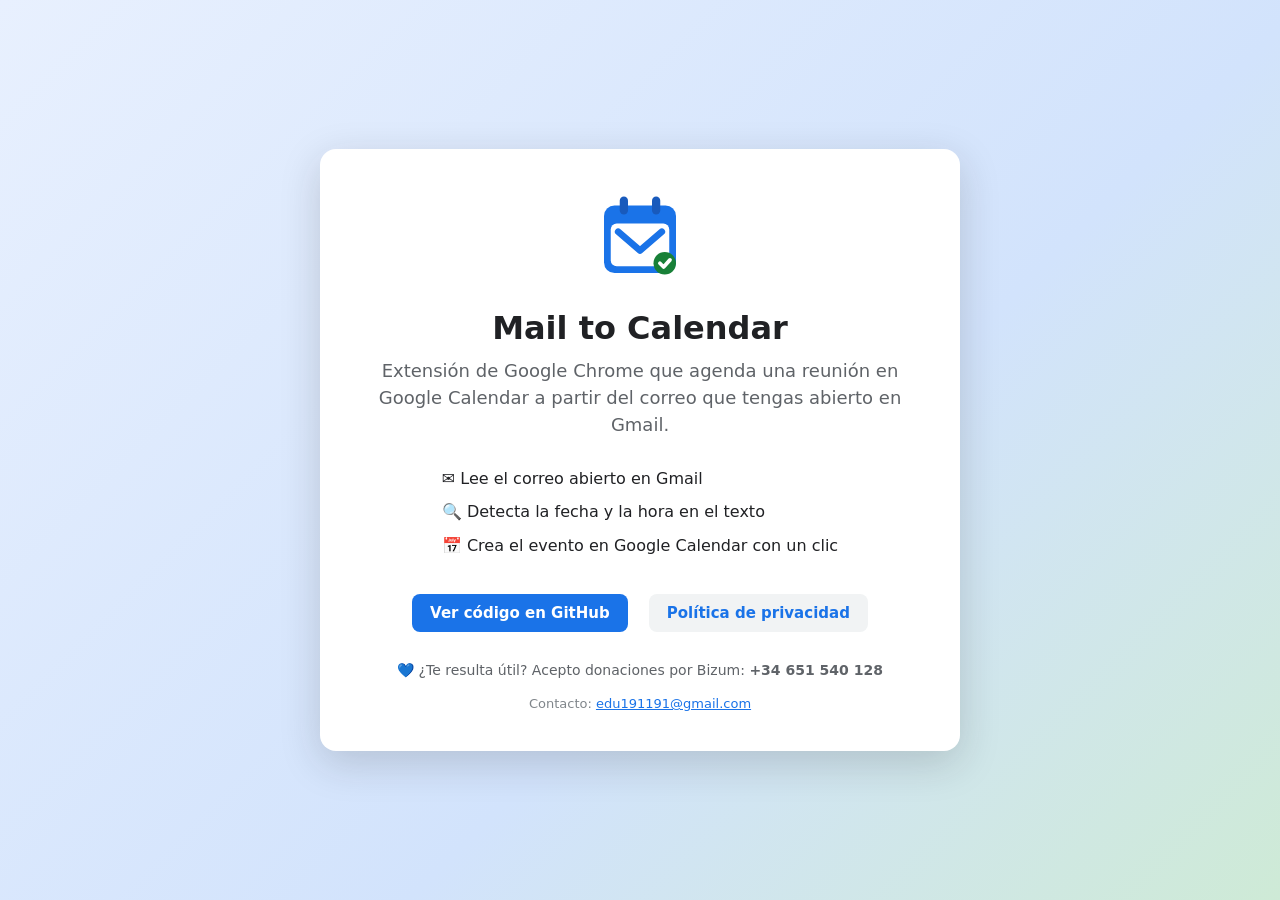
<file: index.html>
<!DOCTYPE html>
<html lang="es">
<head>
  <meta charset="UTF-8" />
  <meta name="viewport" content="width=device-width, initial-scale=1" />
  <title>Mail to Calendar — Extensión de Chrome</title>
  <style>
    * { box-sizing: border-box; margin: 0; }
    body {
      font-family: "Segoe UI", system-ui, sans-serif;
      color: #202124;
      background: linear-gradient(135deg, #e8f0fe 0%, #d2e3fc 60%, #ceead6 100%);
      min-height: 100vh;
      display: flex;
      align-items: center;
      justify-content: center;
      padding: 32px 20px;
    }
    .card {
      max-width: 640px;
      background: #fff;
      border-radius: 16px;
      box-shadow: 0 12px 40px rgba(32, 33, 36, 0.18);
      padding: 40px 44px;
      text-align: center;
    }
    .card img { width: 96px; height: 96px; margin-bottom: 20px; }
    h1 { font-size: 32px; margin-bottom: 10px; }
    .tagline { font-size: 18px; color: #5f6368; line-height: 1.5; margin-bottom: 24px; }
    .steps {
      text-align: left;
      display: inline-block;
      font-size: 16px;
      line-height: 2.1;
      margin-bottom: 28px;
    }
    .links a {
      display: inline-block;
      margin: 4px 8px;
      padding: 10px 18px;
      border-radius: 8px;
      text-decoration: none;
      font-weight: 600;
      font-size: 15px;
    }
    .links a.primary { background: #1a73e8; color: #fff; }
    .links a.secondary { background: #f1f3f4; color: #1a73e8; }
    .donate { margin-top: 26px; font-size: 14px; color: #5f6368; }
    .donate strong { white-space: nowrap; }
    footer { margin-top: 18px; font-size: 13px; color: #80868b; }
    footer a { color: #1a73e8; }
  </style>
</head>
<body>
  <div class="card">
    <img src="icon.svg" alt="Logo de Mail to Calendar" />
    <h1>Mail to Calendar</h1>
    <p class="tagline">
      Extensión de Google Chrome que agenda una reunión en Google Calendar
      a partir del correo que tengas abierto en Gmail.
    </p>

    <div class="steps">
      ✉️ Lee el correo abierto en Gmail<br />
      🔍 Detecta la fecha y la hora en el texto<br />
      📅 Crea el evento en Google Calendar con un clic
    </div>

    <div class="links">
      <a class="primary" href="https://github.com/EduardoAcunaCoronado/mail-to-calendar">Ver código en GitHub</a>
      <a class="secondary" href="privacy-policy.html">Política de privacidad</a>
    </div>

    <p class="donate">💙 ¿Te resulta útil? Acepto donaciones por Bizum: <strong>+34 651 540 128</strong></p>

    <footer>
      Contacto: <a href="mailto:edu191191@gmail.com">edu191191@gmail.com</a>
    </footer>
  </div>
</body>
</html>
</file>
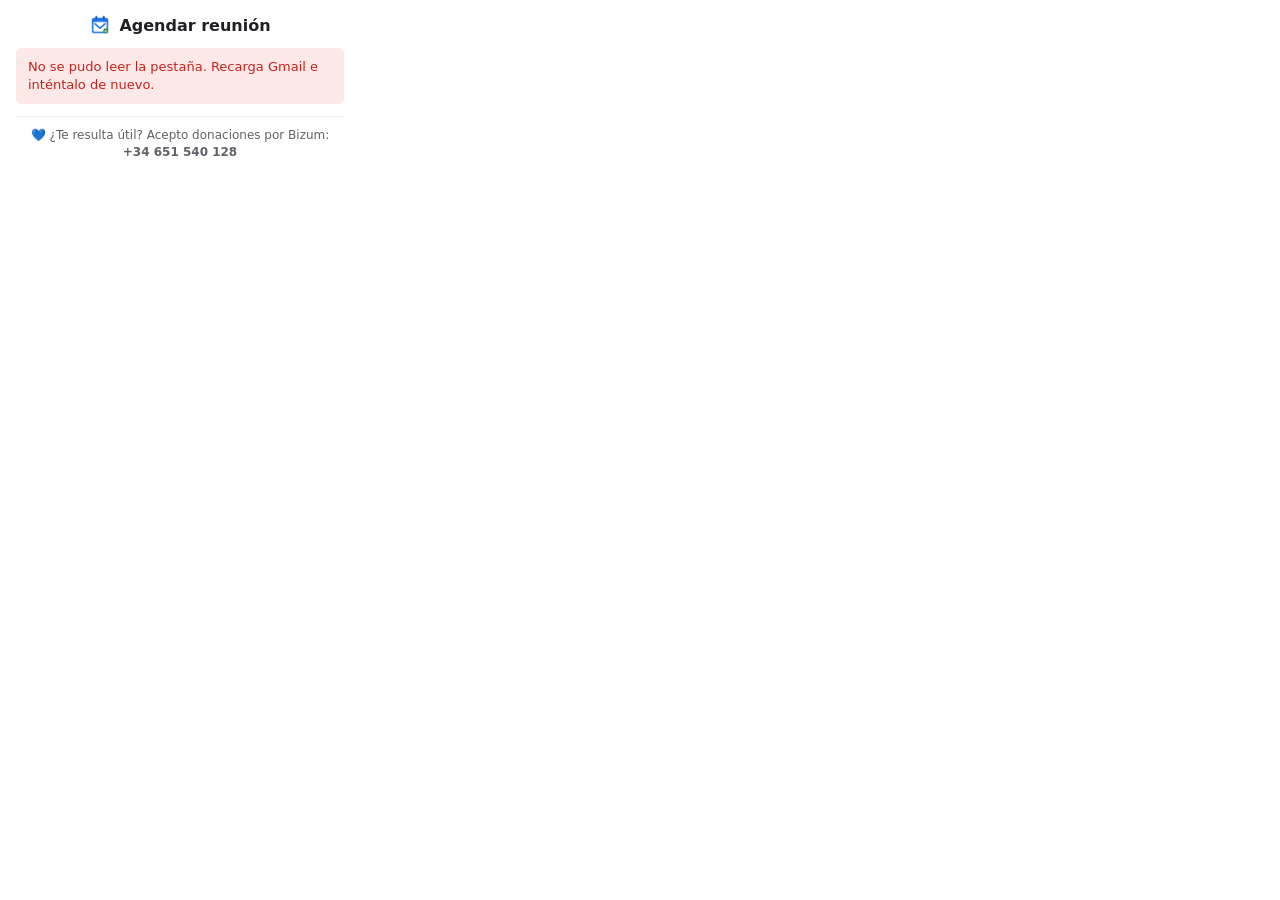
<file: popup.html>
<!DOCTYPE html>
<html lang="es">
<head>
  <meta charset="UTF-8" />
  <title>Agendar reunión</title>
  <link rel="stylesheet" href="popup.css" />
</head>
<body>
  <div id="app">
    <h1><img src="icon48.png" alt="" /> Agendar reunión</h1>

    <div id="status" class="status hidden"></div>

    <form id="form" class="hidden">
      <label>
        Título
        <input type="text" id="title" required />
      </label>

      <div class="row">
        <label>
          Fecha
          <input type="date" id="date" required />
        </label>
        <label>
          Hora
          <input type="time" id="time" required />
        </label>
      </div>

      <div class="row">
        <label>
          Duración
          <select id="duration">
            <option value="30">30 min</option>
            <option value="60" selected>1 hora</option>
            <option value="90">1,5 horas</option>
            <option value="120">2 horas</option>
          </select>
        </label>
      </div>

      <label>
        Invitados (separados por coma)
        <input type="text" id="guests" placeholder="correo@ejemplo.com" />
      </label>

      <label>
        Descripción
        <textarea id="description" rows="4"></textarea>
      </label>

      <p id="hint" class="hint hidden"></p>

      <button type="submit" id="create">Crear evento en Google Calendar</button>
    </form>

    <p class="donate">💙 ¿Te resulta útil? Acepto donaciones por Bizum: <strong>+34 651 540 128</strong></p>
  </div>
  <script src="popup.js"></script>
</body>
</html>
</file>
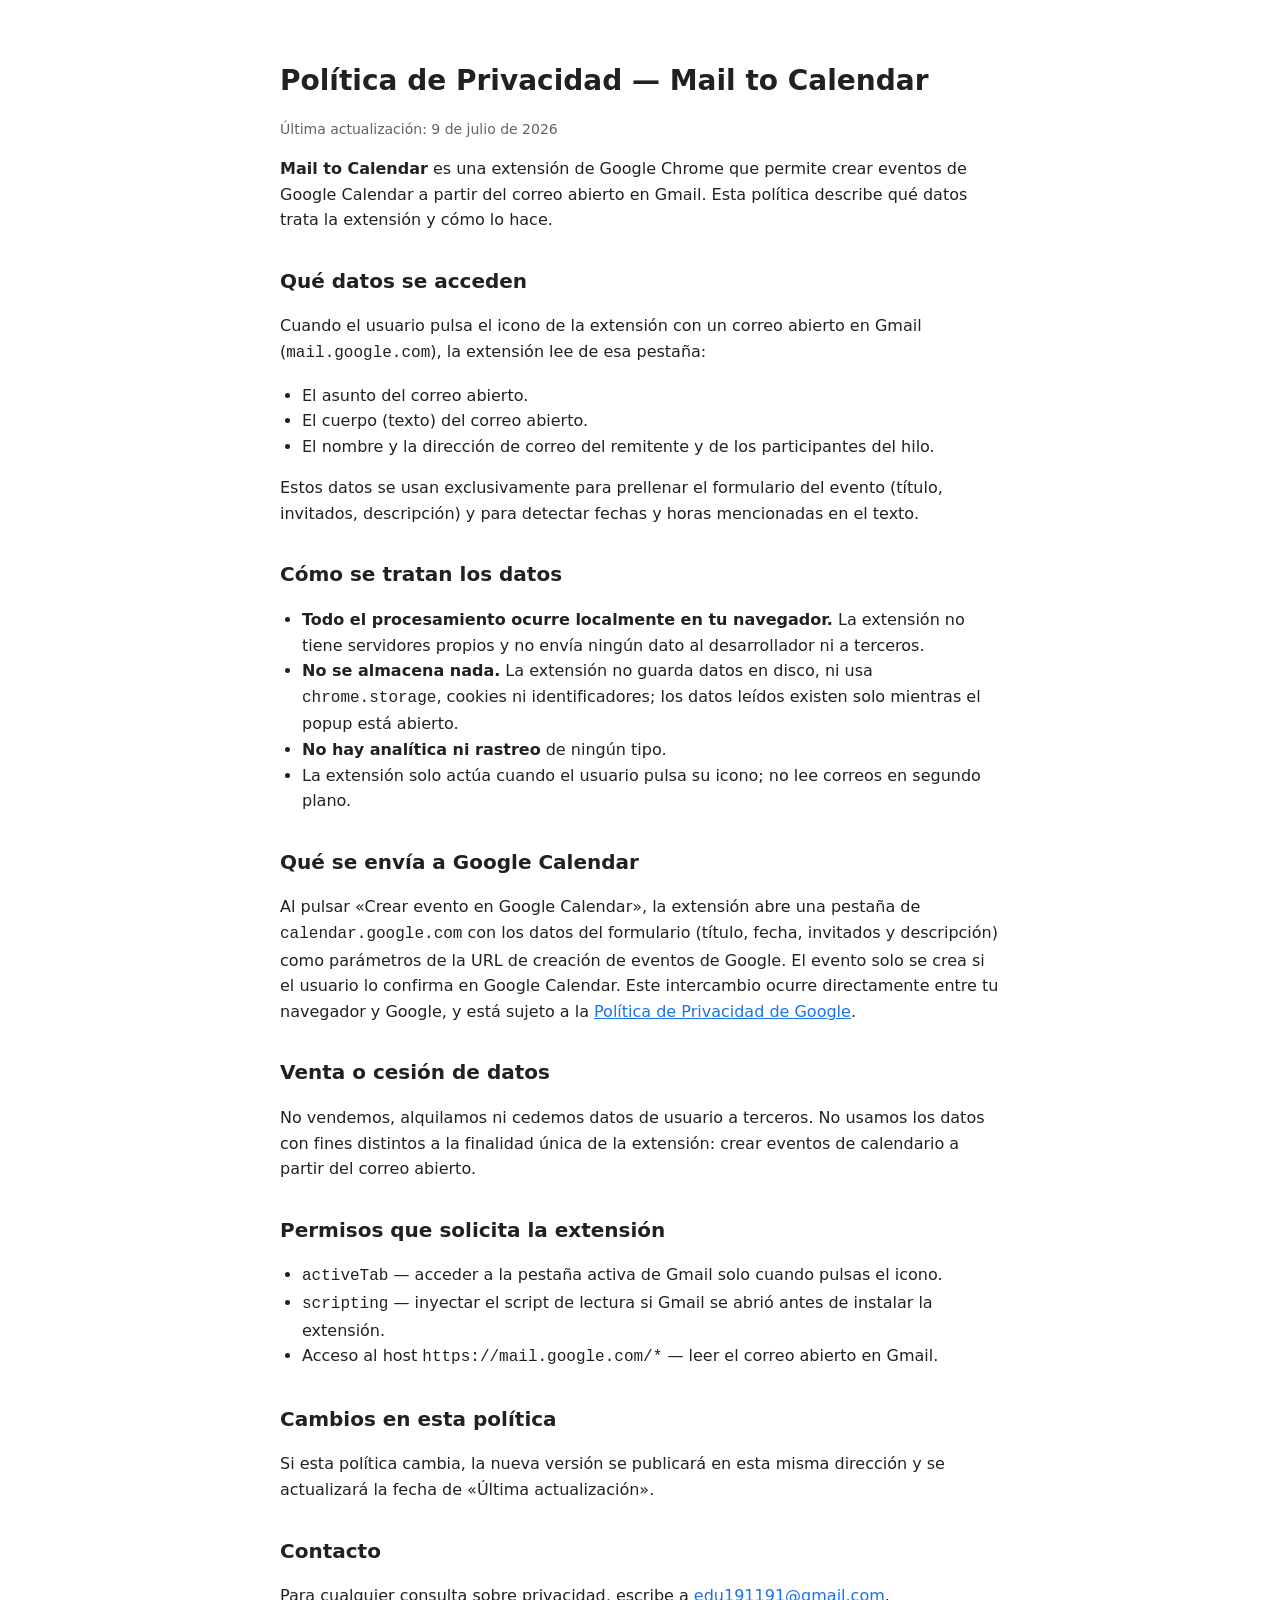
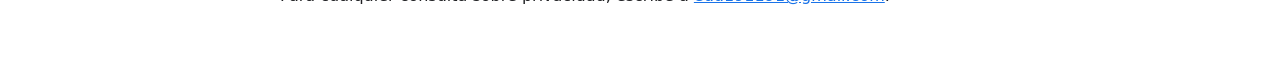
<file: privacy-policy.html>
<!DOCTYPE html>
<html lang="es">
<head>
  <meta charset="UTF-8" />
  <meta name="viewport" content="width=device-width, initial-scale=1" />
  <title>Política de Privacidad — Mail to Calendar</title>
  <style>
    body {
      max-width: 720px;
      margin: 0 auto;
      padding: 40px 24px 60px;
      font-family: "Segoe UI", system-ui, sans-serif;
      font-size: 16px;
      line-height: 1.6;
      color: #202124;
    }
    h1 { font-size: 28px; margin-bottom: 4px; }
    h2 { font-size: 20px; margin-top: 32px; }
    .updated { color: #5f6368; font-size: 14px; }
    ul { padding-left: 22px; }
    a { color: #1a73e8; }
  </style>
</head>
<body>
  <h1>Política de Privacidad — Mail to Calendar</h1>
  <p class="updated">Última actualización: 9 de julio de 2026</p>

  <p>
    <strong>Mail to Calendar</strong> es una extensión de Google Chrome que permite crear
    eventos de Google Calendar a partir del correo abierto en Gmail. Esta política describe
    qué datos trata la extensión y cómo lo hace.
  </p>

  <h2>Qué datos se acceden</h2>
  <p>
    Cuando el usuario pulsa el icono de la extensión con un correo abierto en Gmail
    (<code>mail.google.com</code>), la extensión lee de esa pestaña:
  </p>
  <ul>
    <li>El asunto del correo abierto.</li>
    <li>El cuerpo (texto) del correo abierto.</li>
    <li>El nombre y la dirección de correo del remitente y de los participantes del hilo.</li>
  </ul>
  <p>
    Estos datos se usan exclusivamente para prellenar el formulario del evento
    (título, invitados, descripción) y para detectar fechas y horas mencionadas en el texto.
  </p>

  <h2>Cómo se tratan los datos</h2>
  <ul>
    <li><strong>Todo el procesamiento ocurre localmente en tu navegador.</strong> La extensión no tiene servidores propios y no envía ningún dato al desarrollador ni a terceros.</li>
    <li><strong>No se almacena nada.</strong> La extensión no guarda datos en disco, ni usa <code>chrome.storage</code>, cookies ni identificadores; los datos leídos existen solo mientras el popup está abierto.</li>
    <li><strong>No hay analítica ni rastreo</strong> de ningún tipo.</li>
    <li>La extensión solo actúa cuando el usuario pulsa su icono; no lee correos en segundo plano.</li>
  </ul>

  <h2>Qué se envía a Google Calendar</h2>
  <p>
    Al pulsar «Crear evento en Google Calendar», la extensión abre una pestaña de
    <code>calendar.google.com</code> con los datos del formulario (título, fecha, invitados y
    descripción) como parámetros de la URL de creación de eventos de Google. El evento solo se
    crea si el usuario lo confirma en Google Calendar. Este intercambio ocurre directamente
    entre tu navegador y Google, y está sujeto a la
    <a href="https://policies.google.com/privacy">Política de Privacidad de Google</a>.
  </p>

  <h2>Venta o cesión de datos</h2>
  <p>
    No vendemos, alquilamos ni cedemos datos de usuario a terceros. No usamos los datos con
    fines distintos a la finalidad única de la extensión: crear eventos de calendario a partir
    del correo abierto.
  </p>

  <h2>Permisos que solicita la extensión</h2>
  <ul>
    <li><code>activeTab</code> — acceder a la pestaña activa de Gmail solo cuando pulsas el icono.</li>
    <li><code>scripting</code> — inyectar el script de lectura si Gmail se abrió antes de instalar la extensión.</li>
    <li>Acceso al host <code>https://mail.google.com/*</code> — leer el correo abierto en Gmail.</li>
  </ul>

  <h2>Cambios en esta política</h2>
  <p>
    Si esta política cambia, la nueva versión se publicará en esta misma dirección y se
    actualizará la fecha de «Última actualización».
  </p>

  <h2>Contacto</h2>
  <p>
    Para cualquier consulta sobre privacidad, escribe a
    <a href="mailto:edu191191@gmail.com">edu191191@gmail.com</a>.
  </p>
</body>
</html>
</file>
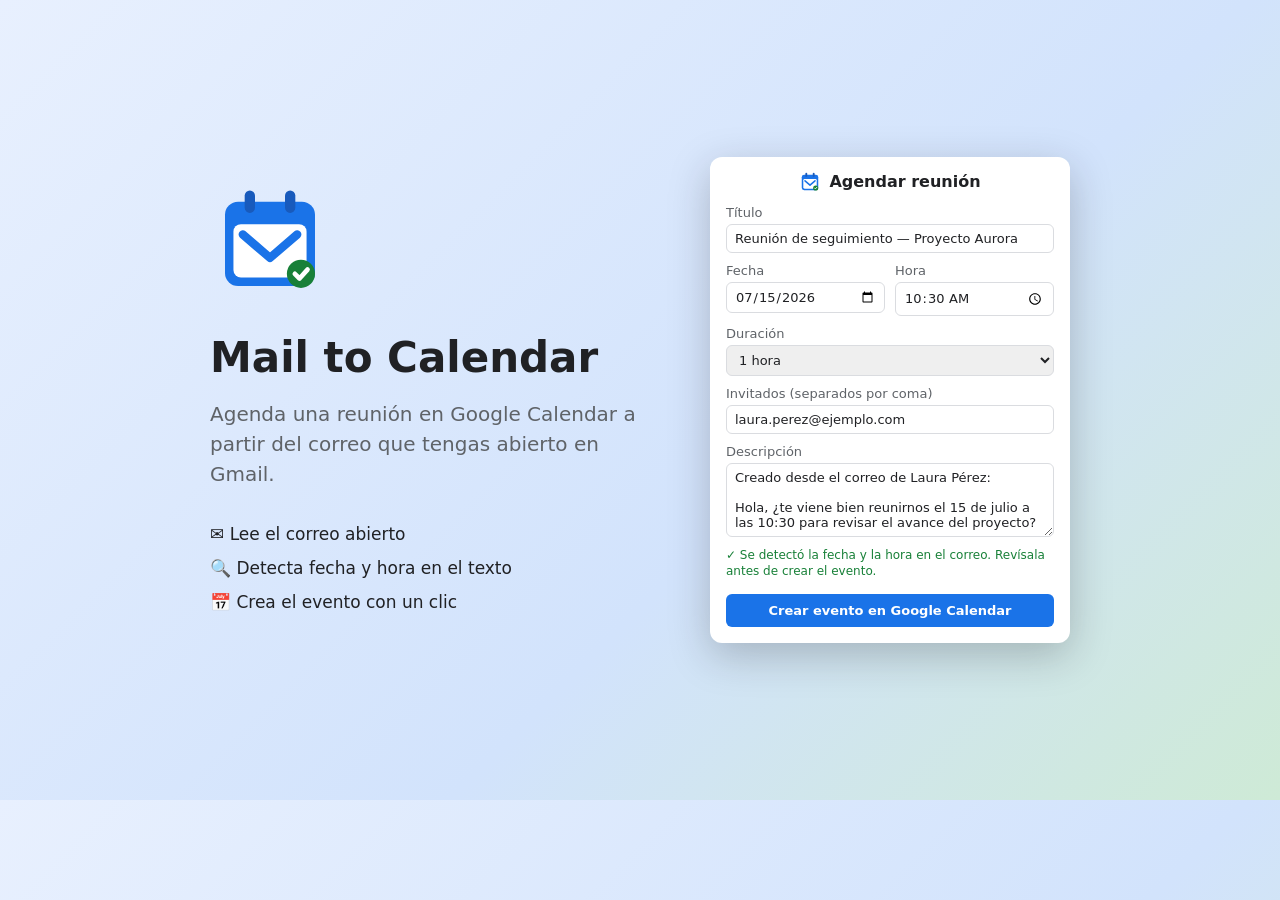
<file: store/screenshot.html>
<!DOCTYPE html>
<html lang="es">
<head>
  <meta charset="UTF-8" />
  <title>Captura para Chrome Web Store</title>
  <style>
    * { box-sizing: border-box; margin: 0; }

    body {
      width: 1280px;
      height: 800px;
      font-family: "Segoe UI", system-ui, sans-serif;
      background: linear-gradient(135deg, #e8f0fe 0%, #d2e3fc 60%, #ceead6 100%);
      display: flex;
      align-items: center;
      justify-content: center;
      gap: 70px;
      overflow: hidden;
    }

    /* Lado izquierdo: marca */
    .brand { max-width: 430px; }
    .brand img { width: 120px; height: 120px; margin-bottom: 28px; }
    .brand h1 { font-size: 42px; font-weight: 700; color: #202124; line-height: 1.2; margin-bottom: 16px; }
    .brand p { font-size: 20px; color: #5f6368; line-height: 1.5; }
    .brand .steps { margin-top: 28px; font-size: 17px; color: #202124; line-height: 2; }

    /* Lado derecho: réplica del popup */
    .popup {
      width: 360px;
      background: #fff;
      border-radius: 12px;
      box-shadow: 0 12px 40px rgba(32, 33, 36, 0.25);
      padding: 14px 16px 16px;
      font-size: 13px;
      color: #202124;
    }
    .popup h2 {
      display: flex; align-items: center; justify-content: center; gap: 8px;
      font-size: 16px; font-weight: 600; margin-bottom: 12px;
    }
    .popup h2 img { width: 22px; height: 22px; }
    .popup form { display: flex; flex-direction: column; gap: 10px; }
    .popup label { display: flex; flex-direction: column; gap: 4px; font-weight: 500; color: #5f6368; flex: 1; }
    .popup input, .popup select, .popup textarea {
      font: inherit; color: #202124; padding: 6px 8px;
      border: 1px solid #dadce0; border-radius: 6px; width: 100%;
    }
    .popup .row { display: flex; gap: 10px; }
    .popup .hint { font-size: 12px; color: #188038; line-height: 1.4; }
    .popup button {
      font: inherit; font-weight: 600; color: #fff; background: #1a73e8;
      border: none; border-radius: 6px; padding: 9px; margin-top: 4px;
    }
  </style>
</head>
<body>
  <div class="brand">
    <img src="../icon.svg" alt="" />
    <h1>Mail to Calendar</h1>
    <p>Agenda una reunión en Google Calendar a partir del correo que tengas abierto en Gmail.</p>
    <div class="steps">
      ✉️ Lee el correo abierto<br />
      🔍 Detecta fecha y hora en el texto<br />
      📅 Crea el evento con un clic
    </div>
  </div>

  <div class="popup">
    <h2><img src="../icon.svg" alt="" /> Agendar reunión</h2>
    <form>
      <label>Título
        <input type="text" value="Reunión de seguimiento — Proyecto Aurora" />
      </label>
      <div class="row">
        <label>Fecha <input type="date" value="2026-07-15" /></label>
        <label>Hora <input type="time" value="10:30" /></label>
      </div>
      <div class="row">
        <label>Duración
          <select><option>1 hora</option></select>
        </label>
      </div>
      <label>Invitados (separados por coma)
        <input type="text" value="laura.perez@ejemplo.com" />
      </label>
      <label>Descripción
        <textarea rows="4">Creado desde el correo de Laura Pérez:

Hola, ¿te viene bien reunirnos el 15 de julio a las 10:30 para revisar el avance del proyecto?</textarea>
      </label>
      <p class="hint">✓ Se detectó la fecha y la hora en el correo. Revísala antes de crear el evento.</p>
      <button type="button">Crear evento en Google Calendar</button>
    </form>
  </div>
</body>
</html>
</file>
<file: popup.css>
* {
  box-sizing: border-box;
  margin: 0;
}

body {
  width: 360px;
  font-family: "Segoe UI", system-ui, sans-serif;
  font-size: 13px;
  color: #202124;
  background: #fff;
}

#app {
  padding: 14px 16px 16px;
}

h1 {
  display: flex;
  align-items: center;
  justify-content: center;
  gap: 8px;
  font-size: 16px;
  font-weight: 600;
  margin-bottom: 12px;
}

h1 img {
  width: 22px;
  height: 22px;
}

form {
  display: flex;
  flex-direction: column;
  gap: 10px;
}

label {
  display: flex;
  flex-direction: column;
  gap: 4px;
  font-weight: 500;
  color: #5f6368;
  flex: 1;
}

input,
select,
textarea {
  font: inherit;
  color: #202124;
  padding: 6px 8px;
  border: 1px solid #dadce0;
  border-radius: 6px;
  width: 100%;
}

input:focus,
select:focus,
textarea:focus {
  outline: none;
  border-color: #1a73e8;
}

textarea {
  resize: vertical;
}

.row {
  display: flex;
  gap: 10px;
}

button {
  font: inherit;
  font-weight: 600;
  color: #fff;
  background: #1a73e8;
  border: none;
  border-radius: 6px;
  padding: 9px;
  cursor: pointer;
  margin-top: 4px;
}

button:hover {
  background: #1765cc;
}

.status {
  padding: 10px 12px;
  border-radius: 6px;
  background: #fef7e0;
  color: #7a5900;
  line-height: 1.4;
}

.status.error {
  background: #fce8e6;
  color: #c5221f;
}

.hint {
  font-size: 12px;
  color: #188038;
  line-height: 1.4;
}

.donate {
  margin-top: 12px;
  padding-top: 10px;
  border-top: 1px solid #eee;
  font-size: 12px;
  color: #5f6368;
  text-align: center;
  line-height: 1.4;
}

.donate strong {
  white-space: nowrap;
}

.hidden {
  display: none;
}
</file>
